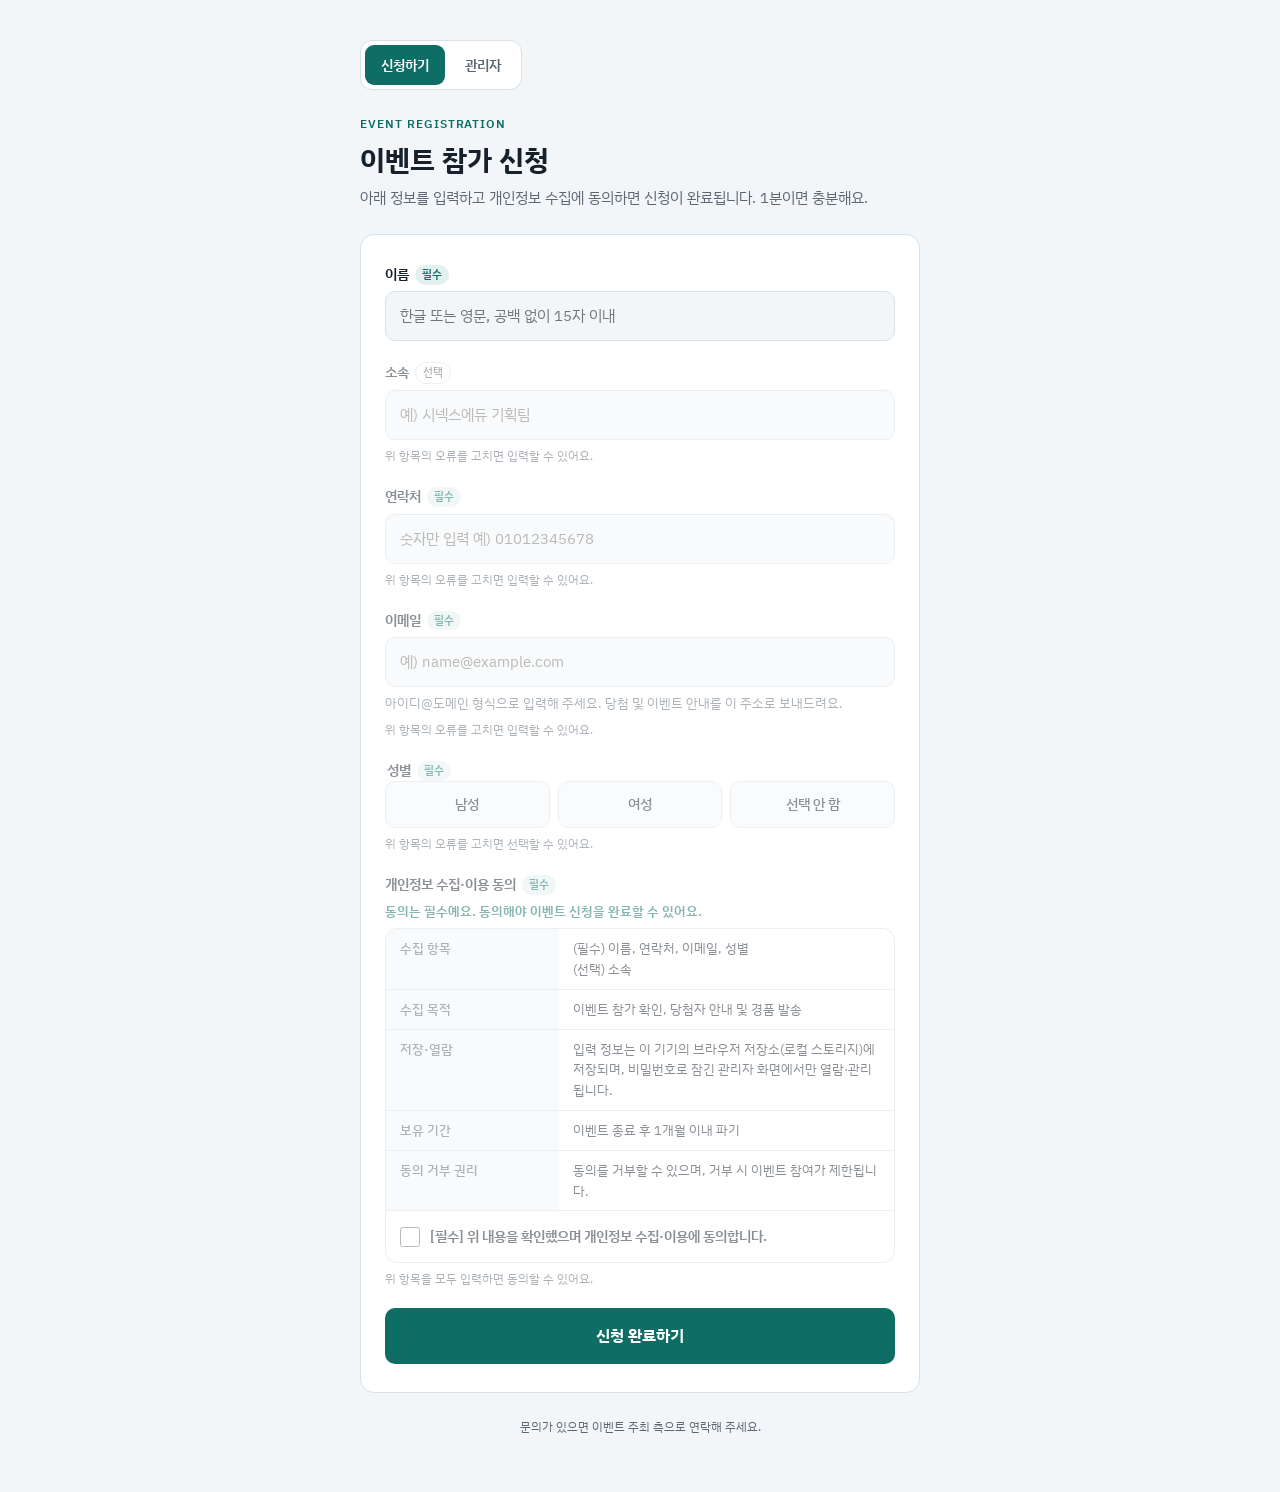
<file: public/assets/aistudio/20261106_____________________v10_Claude_64fcc0b2.html>
<!doctype html><html lang="ko"><head><meta charset="utf-8"><meta name="viewport" content="width=device-width,initial-scale=1,viewport-fit=cover"><style>html{color-scheme:light}:root{padding-top:env(safe-area-inset-top,0px);padding-bottom:env(safe-area-inset-bottom,0px)}body{margin:0;font:14px system-ui,sans-serif}img{max-width:100%}[hidden]{display:none!important}</style></head><body><title>이벤트 참가 신청</title>
<meta name="claude:viewport-fit-sides" content="cover">
<link rel="preconnect" href="https://fonts.googleapis.com">
<link rel="stylesheet" href="https://fonts.googleapis.com/css2?family=IBM+Plex+Sans+KR:wght@400;500;600;700&display=swap">
<style>
/* Layout: 상단 탭(신청하기 / 관리자) — 신청 탭은 좁은 한 장 폼, 관리자 탭은 비밀번호 잠금 뒤 넓은 관리 표 */
:root{
  --bg:#F3F6F8; --surface:#FFFFFF; --fg:#16212B; --muted:#5B6873; --line:#D9E1E7;
  --accent:#0E6E66; --accent-ink:#FFFFFF; --accent-soft:#E2F1EF; --error:#B3261E; --ok:#1F7A3A;
  --font:"IBM Plex Sans KR",-apple-system,"Apple SD Gothic Neo","Malgun Gothic",sans-serif;
}
@media (prefers-color-scheme:dark){:root:not([data-theme="light"]){
  --bg:#0F161B; --surface:#172129; --fg:#E6EDF2; --muted:#9AA8B3; --line:#2A3740;
  --accent:#4FC2B6; --accent-ink:#06201D; --accent-soft:#16332F; --error:#F2B8B5; --ok:#7FD39A; color-scheme:dark}}
:root[data-theme="dark"]{
  --bg:#0F161B; --surface:#172129; --fg:#E6EDF2; --muted:#9AA8B3; --line:#2A3740;
  --accent:#4FC2B6; --accent-ink:#06201D; --accent-soft:#16332F; --error:#F2B8B5; --ok:#7FD39A; color-scheme:dark}
*{box-sizing:border-box}
[hidden]{display:none!important}
body{background:var(--bg);color:var(--fg);font-family:var(--font);font-size:15px;line-height:1.6;
  padding-left:max(16px,env(safe-area-inset-left,0px));padding-right:max(16px,env(safe-area-inset-right,0px));padding-block:40px 56px}
.wrap{max-width:560px;margin:0 auto;display:grid;gap:24px}
header{display:grid;gap:8px}
.eyebrow{font-size:12px;font-weight:600;letter-spacing:.08em;color:var(--accent);text-transform:uppercase}
h1{font-size:28px;line-height:1.3;margin:0;font-weight:700;text-wrap:balance}
.lead{margin:0;color:var(--muted)}
.card{background:var(--surface);border:1px solid var(--line);border-radius:14px;padding:28px 24px;display:grid;gap:20px}
.field{display:grid;gap:6px}
label,.legend{font-weight:600;font-size:14px}
.req{color:var(--accent);margin-left:2px}
input[type=text],input[type=tel],input[type=email]{width:100%;font:inherit;color:var(--fg);background:var(--bg);
  border:1px solid var(--line);border-radius:10px;padding:12px 14px}
input:focus-visible,button:focus-visible,.seg input:focus-visible+span{outline:2px solid var(--accent);outline-offset:2px}
.hint{font-size:13px;color:var(--muted);margin:0}
.err{font-size:13px;color:var(--error);margin:0}
.field.invalid input{border-color:var(--error)}
fieldset{border:0;padding:0;margin:0;display:grid;gap:6px}
.seg{display:grid;grid-template-columns:repeat(3,1fr);gap:8px}
.seg label{font-weight:500;position:relative}
.seg input{position:absolute;opacity:0;inset:0}
.seg span{display:block;text-align:center;padding:11px 8px;border:1px solid var(--line);border-radius:10px;background:var(--bg);cursor:pointer}
.seg input:checked+span{background:var(--accent-soft);border-color:var(--accent);color:var(--accent);font-weight:600}
.consent{border:1px solid var(--line);border-radius:12px;overflow:hidden}
.consent table{width:100%;border-collapse:collapse;font-size:13px}
.consent th,.consent td{text-align:left;padding:9px 14px;border-bottom:1px solid var(--line);vertical-align:top}
.consent th{width:34%;color:var(--muted);font-weight:500;background:var(--bg)}
.agree{display:flex;gap:10px;align-items:flex-start;padding:14px;font-weight:600;cursor:pointer}
.agree input{width:20px;height:20px;margin:2px 0 0;accent-color:var(--accent);flex:none}
.consent.invalid{border-color:var(--error)}
button{font:inherit;cursor:pointer;border:0;border-radius:10px}
.primary{background:var(--accent);color:var(--accent-ink);font-weight:700;font-size:16px;padding:15px}
.primary:disabled{opacity:.55;cursor:default}
.notice{border-radius:10px;padding:12px 14px;font-size:14px;margin:0}
.notice.ok{background:var(--accent-soft);color:var(--fg)}
.notice.bad{border:1px solid var(--error);color:var(--error)}
.done{text-align:center;display:grid;gap:10px;justify-items:center}
.done .mark{width:52px;height:52px;border-radius:50%;background:var(--accent-soft);color:var(--accent);display:grid;place-items:center;font-size:26px;font-weight:700}
.done h2{margin:0;font-size:22px}
.ghost{background:transparent;color:var(--accent);font-weight:600;padding:8px 12px;border:1px solid var(--line)}
.admin h2{margin:0;font-size:18px}
.tbl{overflow-x:auto}
.tbl table{width:100%;border-collapse:collapse;font-size:13px;font-variant-numeric:tabular-nums;white-space:nowrap}
.tbl th,.tbl td{padding:8px 10px;border-bottom:1px solid var(--line);text-align:left}
.tbl th{color:var(--muted);font-weight:500}
.foot{font-size:12px;color:var(--muted);text-align:center;margin:0}
.tag{display:inline-block;font-size:11px;font-weight:600;padding:1px 7px;border-radius:999px;margin-left:6px;vertical-align:1px}
.tag.must{background:var(--accent-soft);color:var(--accent)}
.tag.opt{border:1px solid var(--line);color:var(--muted);font-weight:500}
.field.locked{opacity:.5}
.field.locked .seg span,.field.locked .agree{cursor:not-allowed}
.locked-hint{font-size:12px;color:var(--muted);margin:0}
.wrap.wide{max-width:1040px}
.tabs{display:flex;gap:4px;padding:4px;background:var(--surface);border:1px solid var(--line);border-radius:12px;width:max-content;max-width:100%}
.tabs a{display:flex;align-items:center;gap:6px;padding:9px 16px;border-radius:9px;color:var(--muted);font-weight:600;font-size:14px;text-decoration:none}
.tabs a[aria-current="page"]{background:var(--accent);color:var(--accent-ink)}
.tabs a:focus-visible{outline:2px solid var(--accent);outline-offset:2px}
.lock{max-width:420px;width:100%;margin:0 auto}
.lock h2,.admin-head h2{margin:0;font-size:20px}
.lock input[type=password]{width:100%;font:inherit;color:var(--fg);background:var(--bg);border:1px solid var(--line);border-radius:10px;padding:12px 14px}
.lock .field.invalid input{border-color:var(--error)}
.admin-head{display:flex;gap:12px;justify-content:space-between;align-items:flex-end;flex-wrap:wrap}
.admin-head>div{display:grid;gap:4px;min-width:0}
.row-actions{display:flex;gap:8px;flex-wrap:wrap}
.stats{display:grid;grid-template-columns:repeat(auto-fit,minmax(110px,1fr));gap:10px}
.stat{border:1px solid var(--line);border-radius:10px;padding:10px 14px;display:grid;gap:2px;background:var(--bg)}
.stat b{font-size:22px;font-variant-numeric:tabular-nums}
.stat span{font-size:12px;color:var(--muted)}
.filters{display:flex;gap:8px;flex-wrap:wrap}
.filters input,.filters select,.tbl select,.tbl input{font:inherit;font-size:13px;color:var(--fg);background:var(--bg);border:1px solid var(--line);border-radius:8px;padding:8px 10px}
.filters input{flex:1 1 220px;min-width:0}
.tbl td{vertical-align:middle}
.tbl input.memo{width:180px;padding:6px 8px}
.tbl select{padding:6px 8px;font-weight:600}
.st-확인{color:var(--accent)}
.st-당첨{background:var(--accent-soft)!important;color:var(--accent);border-color:var(--accent)!important}
.st-취소{color:var(--error)}
.del{background:transparent;color:var(--error);font-size:13px;font-weight:600;padding:6px 10px;border:1px solid var(--line);border-radius:8px}
.del.armed{background:var(--error);color:var(--surface);border-color:var(--error)}
.small{font-size:13px;padding:7px 12px}
.consent-must{font-size:13px;color:var(--accent);font-weight:600;margin:0}
@media (max-width:420px){h1{font-size:24px}.card{padding:22px 16px}}
</style>

<div class="wrap" id="wrap">
  <nav class="tabs" aria-label="화면 전환">
    <a href="#apply" id="tab-apply" aria-current="page">신청하기</a>
    <a href="#admin" id="tab-admin">관리자</a>
  </nav>

  <div id="view-apply">
  <div class="wrap">
  <header>
    <div class="eyebrow">Event Registration</div>
    <h1>이벤트 참가 신청</h1>
    <p class="lead">아래 정보를 입력하고 개인정보 수집에 동의하면 신청이 완료됩니다. 1분이면 충분해요.</p>
  </header>

  <form class="card" id="form" novalidate>
    <div class="field" id="f-name">
      <label for="name">이름<span class="tag must">필수</span></label>
      <input type="text" id="name" autocomplete="name" placeholder="한글 또는 영문, 공백 없이 15자 이내" maxlength="15">
      <p class="err" hidden></p>
    </div>
    <div class="field" id="f-org">
      <label for="org">소속<span class="tag opt">선택</span></label>
      <input type="text" id="org" autocomplete="organization" placeholder="예) 시넥스에듀 기획팀" maxlength="30">
      <p class="locked-hint" hidden>위 항목의 오류를 고치면 입력할 수 있어요.</p>
      <p class="err" hidden></p>
    </div>
    <div class="field" id="f-phone">
      <label for="phone">연락처<span class="tag must">필수</span></label>
      <input type="tel" id="phone" autocomplete="tel" inputmode="numeric" placeholder="숫자만 입력 예) 01012345678" maxlength="11">
      <p class="locked-hint" hidden>위 항목의 오류를 고치면 입력할 수 있어요.</p>
      <p class="err" hidden></p>
    </div>
    <div class="field" id="f-email">
      <label for="email">이메일<span class="tag must">필수</span></label>
      <input type="email" id="email" autocomplete="email" placeholder="예) name@example.com" maxlength="80">
      <p class="hint">아이디@도메인 형식으로 입력해 주세요. 당첨 및 이벤트 안내를 이 주소로 보내드려요.</p>
      <p class="locked-hint" hidden>위 항목의 오류를 고치면 입력할 수 있어요.</p>
      <p class="err" hidden></p>
    </div>
    <fieldset class="field" id="f-gender">
      <legend class="legend">성별<span class="tag must">필수</span></legend>
      <div class="seg">
        <label><input type="radio" name="gender" id="g-m" value="남성"><span>남성</span></label>
        <label><input type="radio" name="gender" id="g-f" value="여성"><span>여성</span></label>
        <label><input type="radio" name="gender" id="g-n" value="선택 안 함"><span>선택 안 함</span></label>
      </div>
      <p class="locked-hint" hidden>위 항목의 오류를 고치면 선택할 수 있어요.</p>
      <p class="err" hidden></p>
    </fieldset>

    <div class="field" id="f-agree">
      <span class="legend">개인정보 수집·이용 동의<span class="tag must">필수</span></span>
      <p class="consent-must">동의는 필수예요. 동의해야 이벤트 신청을 완료할 수 있어요.</p>
      <div class="consent" id="f-consent">
        <table>
          <tr><th>수집 항목</th><td>(필수) 이름, 연락처, 이메일, 성별<br>(선택) 소속</td></tr>
          <tr><th>수집 목적</th><td>이벤트 참가 확인, 당첨자 안내 및 경품 발송</td></tr>
          <tr><th>저장·열람</th><td>입력 정보는 이 기기의 브라우저 저장소(로컬 스토리지)에 저장되며, 비밀번호로 잠긴 관리자 화면에서만 열람·관리됩니다.</td></tr>
          <tr><th>보유 기간</th><td>이벤트 종료 후 1개월 이내 파기</td></tr>
          <tr><th>동의 거부 권리</th><td>동의를 거부할 수 있으며, 거부 시 이벤트 참여가 제한됩니다.</td></tr>
        </table>
        <label class="agree"><input type="checkbox" id="consent"> [필수] 위 내용을 확인했으며 개인정보 수집·이용에 동의합니다.</label>
      </div>
      <p class="locked-hint" hidden>위 항목을 모두 입력하면 동의할 수 있어요.</p>
      <p class="err" hidden></p>
    </div>

    <p class="notice bad" id="save-err" hidden></p>
    <button type="submit" class="primary" id="submit">신청 완료하기</button>
  </form>

  <section class="card done" id="done" hidden>
    <div class="mark" aria-hidden="true">✓</div>
    <h2>신청이 완료되었어요</h2>
    <p class="lead" id="done-text">입력하신 이메일로 이벤트 소식을 안내해 드릴게요.</p>
    <button type="button" class="ghost" id="edit">새 신청서 작성하기</button>
  </section>
  <p class="foot">문의가 있으면 이벤트 주최 측으로 연락해 주세요.</p>
  </div>
  </div>

  <div id="view-admin" hidden>
    <!-- 비밀번호 입력 -->
    <form class="card lock" id="login" novalidate hidden>
      <div style="display:grid;gap:6px">
        <div class="eyebrow">Admin</div>
        <h2>관리자 전용 화면</h2>
        <p class="hint">신청자 명단을 보려면 관리자 비밀번호를 입력해 주세요.</p>
      </div>
      <div class="field" id="f-pw">
        <label for="pw">비밀번호</label>
        <input type="password" id="pw" autocomplete="current-password" maxlength="40">
        <p class="err" id="login-err" hidden></p>
      </div>
      <button type="submit" class="primary">관리자 화면 들어가기</button>
    </form>

    <!-- 관리자 화면 -->
    <section class="card" id="dash" hidden>
      <div class="admin-head">
        <div>
          <div class="eyebrow">Admin</div>
          <h2>신청자 관리 <span class="hint" id="a-count"></span></h2>
          <p class="hint">이 기기·이 브라우저에 저장된 신청 내역이에요. 개인정보 보호를 위해 이름·연락처·이메일은 일부를 가려서 보여 드려요. 상태와 메모는 고치는 즉시 저장돼요.</p>
        </div>
        <div class="row-actions">
          <button type="button" class="ghost small" id="csv">CSV 다운로드</button>
          <button type="button" class="ghost small" id="logout">로그아웃</button>
        </div>
      </div>

      <p class="notice ok" id="csv-ok" hidden></p>
      <p class="notice bad" id="csv-err" hidden></p>

      <div class="stats" id="stats"></div>

      <div class="filters">
        <input type="search" id="q" placeholder="이름, 소속, 연락처, 이메일로 찾기" aria-label="신청자 검색">
        <select id="f-status" aria-label="상태로 거르기">
          <option value="">전체 상태</option>
          <option>접수</option><option>확인</option><option>당첨</option><option>취소</option>
        </select>
      </div>

      <div class="tbl"><table>
        <thead><tr><th>신청일시</th><th>이름</th><th>소속</th><th>연락처</th><th>이메일</th><th>성별</th><th>상태</th><th>메모</th><th></th></tr></thead>
        <tbody id="a-rows"></tbody>
      </table></div>
    </section>
  </div>
</div>

<script>
(function(){
  const $ = id => document.getElementById(id);
  const touched = {};

  /* ---------- 입력 단계에서 막기 ---------- */
  const NAME_OK = /[가-힣ㄱ-ㅎㅏ-ㅣa-zA-Z]/;
  const ORG_OK = /[가-힣ㄱ-ㅎㅏ-ㅣa-zA-Z0-9 ]/;
  const blocked = {}; // 마지막으로 막힌 입력 안내

  function sanitize(el, okRe, max, key, describe){
    let removed = "";
    let v = Array.from(el.value).filter(ch => { if (okRe.test(ch)) return true; removed += ch; return false; }).join("");
    let over = false;
    if (Array.from(v).length > max){ v = Array.from(v).slice(0, max).join(""); over = true; }
    if (v !== el.value) el.value = v;
    blocked[key] = removed ? describe(removed) : (over ? max + "자까지만 입력할 수 있어요." : "");
  }

  function nameBlocked(r){
    if (/\d/.test(r)) return "이름에는 숫자를 입력할 수 없어요.";
    if (/\s/.test(r)) return "이름에는 공백을 입력할 수 없어요.";
    return "이름은 한글 또는 영문만 입력할 수 있어요.";
  }
  function orgBlocked(){ return "소속은 한글, 영문, 숫자, 공백만 입력할 수 있어요."; }
  function phoneBlocked(r){
    if (/\s/.test(r)) return "연락처에는 공백을 입력할 수 없어요. 숫자만 입력해 주세요.";
    return "연락처에는 기호(-, + 등)를 입력할 수 없어요. 숫자만 입력해 주세요.";
  }

  function bindFilter(id, okRe, max, describe){
    const el = $(id);
    const run = () => { sanitize(el, okRe, max, id, describe); touched[id] = true; refresh(); };
    // 한글 조합 중에는 값을 건드리지 않고, 조합이 끝나면 한 번 정리
    el.addEventListener("input", e => { if (e.isComposing) { touched[id] = true; refresh(); return; } run(); });
    el.addEventListener("compositionend", () => setTimeout(run, 0));
    el.addEventListener("blur", () => { blocked[id] = ""; touched[id] = true; refresh(); });
  }
  bindFilter("name", NAME_OK, 15, nameBlocked);
  bindFilter("org", ORG_OK, 30, orgBlocked);
  bindFilter("phone", /\d/, 11, phoneBlocked);
  ["input","blur"].forEach(ev => $("email").addEventListener(ev, () => { if (ev === "blur" || $("email").value) touched.email = true; refresh(); }));
  document.querySelectorAll('input[name="gender"]').forEach(r => r.addEventListener("change", () => { touched.gender = true; refresh(); }));
  $("consent").addEventListener("change", () => { touched.consent = true; refresh(); });

  /* ---------- 항목별 검사 (빈 문자열 = 통과) ---------- */
  const checks = {
    name(){
      const v = $("name").value;
      if (!v) return "이름을 입력해 주세요.";
      if (/[ㄱ-ㅎㅏ-ㅣ]/.test(v)) return "한글 이름을 완성된 글자로 입력해 주세요.";
      if (!/^[가-힣a-zA-Z]{1,15}$/.test(v)) return "이름은 공백 없이 한글 또는 영문 15자 이내로 입력해 주세요.";
      return "";
    },
    org(){
      const v = $("org").value;
      if (!v) return "";
      if (/[ㄱ-ㅎㅏ-ㅣ]/.test(v)) return "소속을 완성된 글자로 입력해 주세요.";
      if (!v.trim()) return "공백만으로는 입력할 수 없어요. 소속이 없으면 비워 두세요.";
      return "";
    },
    phone(){
      const v = $("phone").value;
      if (!v) return "연락처를 입력해 주세요.";
      if (!/^01[016789]/.test(v)) return "휴대폰 번호는 010, 011, 016, 017, 018, 019로 시작해야 해요.";
      if (v.length > 3 && v[3] === "0") return "010 다음 자리는 0으로 시작할 수 없어요. 예) 01012345678";
      if (!/^01[016789][1-9]\d{6,7}$/.test(v)) return "휴대폰 번호를 끝까지 입력해 주세요. 예) 01012345678";
      return "";
    },
    email(){
      const v = $("email").value.trim();
      if (!v) return "이메일을 입력해 주세요.";
      if (!/^[A-Za-z0-9._%+-]+@[A-Za-z0-9-]+(\.[A-Za-z0-9-]+)*\.[A-Za-z]{2,}$/.test(v)) return "이메일 형식이 아니에요. 예) name@example.com";
      return "";
    },
    gender(){ return document.querySelector('input[name="gender"]:checked') ? "" : "성별을 선택해 주세요."; },
    consent(){ return $("consent").checked ? "" : "개인정보 수집·이용 동의는 필수예요. 동의해야 신청할 수 있어요."; }
  };
  const order = [["name","f-name"],["org","f-org"],["phone","f-phone"],["email","f-email"],["gender","f-gender"],["consent","f-agree"]];

  /* 앞 항목 중 오류가 있는 첫 번째 항목 (없으면 null) */
  function firstBadBefore(idx){
    for (let i = 0; i < idx; i++){ if (checks[order[i][0]]()) return i; }
    return null;
  }

  /* 앞 항목에 오류가 있으면 다음 항목은 잠금 표시 (입력 시도 시 오류 항목으로 이동) */
  function refresh(forceAll){
    let open = true;
    order.forEach(([key, boxId]) => {
      const box = $(boxId);
      const msg = checks[key]();
      box.classList.toggle("locked", !open);
      const lh = box.querySelector(".locked-hint"); if (lh) lh.hidden = open;
      const note = blocked[key] || "";
      const show = open && (note || (msg && (touched[key] || forceAll)));
      const text = note || msg;
      box.classList.toggle("invalid", !!show);
      if (key === "consent") $("f-consent").classList.toggle("invalid", !!show);
      const e = box.querySelector(".err"); e.textContent = show ? text : ""; e.hidden = !show;
      if (msg) open = false;
    });
  }

  function guard(idx){
    const bad = firstBadBefore(idx);
    if (bad === null) return false;
    touched[order[bad][0]] = true; refresh();
    const target = $(order[bad][1]).querySelector("input");
    if (target) target.focus();
    return true;
  }
  order.forEach(([key, boxId], idx) => {
    const box = $(boxId);
    // 체크박스·라디오: 잠긴 상태면 선택되지 않게 막기
    box.addEventListener("click", e => {
      if (e.target.tagName === "INPUT" && (e.target.type === "checkbox" || e.target.type === "radio") && guard(idx)) e.preventDefault();
    });
    // 입력칸: 잠긴 상태로 들어오면 오류 항목으로 돌려보내기 (한글 조합이 끝난 뒤 판단)
    box.addEventListener("focusin", e => {
      if (e.target.type === "checkbox" || e.target.type === "radio") return;
      setTimeout(() => { if (document.activeElement === e.target) guard(idx); }, 0);
    });
  });

  function collect(){
    return {
      name: $("name").value, org: $("org").value.trim(), phone: $("phone").value,
      email: $("email").value.trim(), gender: document.querySelector('input[name="gender"]:checked').value, consent: true
    };
  }

  function showDone(data){
    $("form").hidden = true; $("done").hidden = false;
    $("done-text").textContent = data.name + "님, 신청해 주셔서 감사합니다. " + data.email + " 로 이벤트 소식을 안내해 드릴게요.";
  }

  function fill(d){
    $("name").value = d.name || ""; $("org").value = d.org || "";
    $("phone").value = String(d.phone || "").replace(/\D/g, ""); $("email").value = d.email || "";
    document.querySelectorAll('input[name="gender"]').forEach(r => r.checked = r.value === d.gender);
    $("consent").checked = !!d.consent;
    refresh();
  }

  $("edit").addEventListener("click", () => {
    $("form").reset(); Object.keys(touched).forEach(k => delete touched[k]); Object.keys(blocked).forEach(k => blocked[k] = "");
    refresh(); $("done").hidden = true; $("form").hidden = false; $("name").focus();
  });

  $("form").addEventListener("submit", async e => {
    e.preventDefault();
    $("save-err").hidden = true;
    Object.keys(blocked).forEach(k => blocked[k] = "");
    refresh(true);
    const firstBad = order.find(([k]) => checks[k]());
    if (firstBad){ const i = $(firstBad[1]).querySelector("input"); if (i) i.focus(); return; }
    const data = collect();
    const now = new Date().toISOString();
    const record = { id: Date.now().toString(36) + Math.random().toString(36).slice(2, 6), ...data, consentAt: now, submittedAt: now };
    if (saveLocal(record)) { showDone(data); }
    else {
      $("save-err").textContent = "이 브라우저에서는 저장할 수 없어요. 시크릿 창이 아닌 일반 창에서 다시 열어 주세요.";
      $("save-err").hidden = false;
    }
  });

  /* ---------- 로컬 스토리지 (신청 내역) ---------- */
  const LS_KEY = "event-signup:list";
  const SESSION_KEY = "event-signup:admin-session";
  const STATUSES = ["접수","확인","당첨","취소"];

  function fmt(iso){
    const d = new Date(iso); if (isNaN(d)) return "";
    const p = n => String(n).padStart(2,"0");
    return d.getFullYear()+"."+p(d.getMonth()+1)+"."+p(d.getDate())+" "+p(d.getHours())+":"+p(d.getMinutes());
  }
  /* 화면 표시용 가림 처리 (저장된 원본은 그대로) */
  function maskName(n){
    const c = Array.from(String(n||""));
    if (c.length <= 1) return c.join("");
    if (c.length === 2) return c[0] + "*";
    return c[0] + "*".repeat(c.length - 2) + c[c.length-1];
  }
  function maskPhone(p){
    const d = String(p||"").replace(/\D/g,"");
    if (d.length < 8) return "";
    return d.slice(0,3) + "-****-" + d.slice(-4);
  }
  function maskEmail(e){
    const [id, dom] = String(e||"").split("@");
    if (!dom) return "";
    return id.slice(0, Math.min(2, id.length)) + "***@" + dom;
  }
  function fmtPhone(p){
    const d = String(p||"").replace(/\D/g,"");
    if (d.length === 11) return d.slice(0,3)+"-"+d.slice(3,7)+"-"+d.slice(7);
    if (d.length === 10) return d.slice(0,3)+"-"+d.slice(3,6)+"-"+d.slice(6);
    return d;
  }
  function loadLocal(){
    try { const v = JSON.parse(localStorage.getItem(LS_KEY) || "[]"); return Array.isArray(v) ? v : []; }
    catch(e){ return []; }
  }
  function writeLocal(list){
    try { localStorage.setItem(LS_KEY, JSON.stringify(list)); return true; } catch(e){ return false; }
  }
  function saveLocal(rec){
    const list = loadLocal();
    // 같은 연락처로 다시 신청하면 새 내용으로 바꾸고, 관리자가 정한 상태·메모는 유지
    const i = list.findIndex(x => x.phone === rec.phone);
    if (i >= 0) list[i] = { ...rec, id: list[i].id || rec.id, status: list[i].status || "접수", memo: list[i].memo || "" };
    else list.push({ ...rec, status: "접수", memo: "" });
    const ok = writeLocal(list);
    if (ok) renderAdmin();
    return ok;
  }

  /* ---------- 탭 전환 (#apply / #admin) ---------- */
  function route(){
    const admin = location.hash === "#admin";
    $("view-apply").hidden = admin; $("view-admin").hidden = !admin;
    $("wrap").classList.toggle("wide", admin);
    $("tab-apply").toggleAttribute("aria-current", !admin); if (!admin) $("tab-apply").setAttribute("aria-current","page");
    $("tab-admin").toggleAttribute("aria-current", admin); if (admin) $("tab-admin").setAttribute("aria-current","page");
    document.title = admin ? "관리자 · 이벤트 참가 신청" : "이벤트 참가 신청";
    if (admin) showAdmin();
  }
  window.addEventListener("hashchange", route);

  /* ---------- 관리자 비밀번호 (고정, 해시값만 저장) ---------- */
  const ADMIN_SALT = "evt-2026-admin";
  const ADMIN_HASH = "5ba55b952d20a06c4273b86fce4b4fdb59aa0dab907078c3e4ebc555c650f820";
  // SHA-256 (브라우저 암호화 기능이 없는 환경에서도 같은 결과가 나오도록 직접 계산)
  function sha256(str){
    const K = [0x428a2f98,0x71374491,0xb5c0fbcf,0xe9b5dba5,0x3956c25b,0x59f111f1,0x923f82a4,0xab1c5ed5,0xd807aa98,0x12835b01,0x243185be,0x550c7dc3,0x72be5d74,0x80deb1fe,0x9bdc06a7,0xc19bf174,0xe49b69c1,0xefbe4786,0x0fc19dc6,0x240ca1cc,0x2de92c6f,0x4a7484aa,0x5cb0a9dc,0x76f988da,0x983e5152,0xa831c66d,0xb00327c8,0xbf597fc7,0xc6e00bf3,0xd5a79147,0x06ca6351,0x14292967,0x27b70a85,0x2e1b2138,0x4d2c6dfc,0x53380d13,0x650a7354,0x766a0abb,0x81c2c92e,0x92722c85,0xa2bfe8a1,0xa81a664b,0xc24b8b70,0xc76c51a3,0xd192e819,0xd6990624,0xf40e3585,0x106aa070,0x19a4c116,0x1e376c08,0x2748774c,0x34b0bcb5,0x391c0cb3,0x4ed8aa4a,0x5b9cca4f,0x682e6ff3,0x748f82ee,0x78a5636f,0x84c87814,0x8cc70208,0x90befffa,0xa4506ceb,0xbef9a3f7,0xc67178f2];
    const bytes = Array.from(new TextEncoder().encode(str));
    const bitLen = bytes.length * 8;
    bytes.push(0x80); while (bytes.length % 64 !== 56) bytes.push(0);
    for (let i = 7; i >= 0; i--) bytes.push(i >= 4 ? 0 : (bitLen >>> (i * 8)) & 0xff);
    let h = [0x6a09e667,0xbb67ae85,0x3c6ef372,0xa54ff53a,0x510e527f,0x9b05688c,0x1f83d9ab,0x5be0cd19];
    const r = (x, n) => (x >>> n) | (x << (32 - n));
    for (let off = 0; off < bytes.length; off += 64){
      const w = new Array(64);
      for (let i = 0; i < 16; i++) w[i] = (bytes[off+i*4]<<24)|(bytes[off+i*4+1]<<16)|(bytes[off+i*4+2]<<8)|bytes[off+i*4+3];
      for (let i = 16; i < 64; i++){
        const s0 = r(w[i-15],7) ^ r(w[i-15],18) ^ (w[i-15]>>>3), s1 = r(w[i-2],17) ^ r(w[i-2],19) ^ (w[i-2]>>>10);
        w[i] = (w[i-16] + s0 + w[i-7] + s1) | 0;
      }
      let [a,b,c,d,e,f,g,hh] = h;
      for (let i = 0; i < 64; i++){
        const t1 = (hh + (r(e,6) ^ r(e,11) ^ r(e,25)) + ((e & f) ^ (~e & g)) + K[i] + w[i]) | 0;
        const t2 = ((r(a,2) ^ r(a,13) ^ r(a,22)) + ((a & b) ^ (a & c) ^ (b & c))) | 0;
        hh = g; g = f; f = e; e = (d + t1) | 0; d = c; c = b; b = a; a = (t1 + t2) | 0;
      }
      h = h.map((v, i) => (v + [a,b,c,d,e,f,g,hh][i]) | 0);
    }
    return h.map(v => (v >>> 0).toString(16).padStart(8, "0")).join("");
  }
  function checkPw(pw){ return sha256(ADMIN_SALT + ":" + pw) === ADMIN_HASH; }
  let unlockedMem = false;
  function isUnlocked(){ try { return sessionStorage.getItem(SESSION_KEY) === "1"; } catch(e){ return unlockedMem; } }
  function setUnlocked(v){ unlockedMem = v; try { v ? sessionStorage.setItem(SESSION_KEY,"1") : sessionStorage.removeItem(SESSION_KEY); } catch(e){} }

  function showErr(id, text){ const e = $(id); e.textContent = text; e.hidden = !text; }

  function showAdmin(){
    const open = isUnlocked();
    $("login").hidden = open; $("dash").hidden = !open;
    if (open) renderAdmin();
    else setTimeout(() => $("pw").focus(), 0);
  }

  let fails = 0, waitUntil = 0;
  $("login").addEventListener("submit", e => {
    e.preventDefault();
    if (Date.now() < waitUntil) return showErr("login-err", "여러 번 틀려서 잠시 잠갔어요. " + Math.ceil((waitUntil - Date.now())/1000) + "초 뒤에 다시 시도해 주세요.");
    const pw = $("pw").value;
    if (!pw) { $("f-pw").classList.add("invalid"); return showErr("login-err", "비밀번호를 입력해 주세요."); }
    if (checkPw(pw)){
      fails = 0; $("pw").value = ""; $("f-pw").classList.remove("invalid"); showErr("login-err", "");
      setUnlocked(true); showAdmin();
    } else {
      fails++; $("f-pw").classList.add("invalid"); $("pw").select();
      if (fails >= 5){ waitUntil = Date.now() + 30000; fails = 0; return showErr("login-err", "5번 틀렸어요. 30초 뒤에 다시 시도해 주세요."); }
      showErr("login-err", "비밀번호가 맞지 않아요. 다시 입력해 주세요. (" + fails + "/5)");
    }
  });

  $("logout").addEventListener("click", () => { setUnlocked(false); showAdmin(); });

  /* ---------- 관리자 화면: 명단·상태·메모·삭제 ---------- */
  function updateRecord(id, patch){
    const list = loadLocal(); const i = list.findIndex(x => x.id === id);
    if (i < 0) return; list[i] = { ...list[i], ...patch }; writeLocal(list);
  }
  function removeRecord(id){ writeLocal(loadLocal().filter(x => x.id !== id)); renderAdmin(); }

  function renderAdmin(){
    if ($("dash").hidden) return;
    const all = loadLocal().map(r => ({ status: "접수", memo: "", ...r }))
      .sort((a,b) => String(b.submittedAt).localeCompare(String(a.submittedAt)));
    $("a-count").textContent = "· 전체 " + all.length + "명";

    const stats = $("stats"); stats.textContent = "";
    [["전체", all.length]].concat(STATUSES.map(s => [s, all.filter(r => r.status === s).length])).forEach(([k,v]) => {
      const d = document.createElement("div"); d.className = "stat";
      const b = document.createElement("b"); b.textContent = v; const sp = document.createElement("span"); sp.textContent = k;
      d.append(b, sp); stats.append(d);
    });

    const q = $("q").value.trim().toLowerCase(), fs = $("f-status").value;
    const list = all.filter(r => (!fs || r.status === fs) &&
      (!q || [r.name, r.org, r.phone, fmtPhone(r.phone), r.email].some(v => String(v||"").toLowerCase().includes(q))));

    const tb = $("a-rows"); tb.textContent = "";
    if (!list.length){
      const tr = document.createElement("tr"), td = document.createElement("td");
      td.colSpan = 9; td.className = "hint";
      td.textContent = all.length ? "조건에 맞는 신청자가 없어요. 검색어나 상태를 바꿔 보세요." : "아직 신청 내역이 없어요. '신청하기' 탭에서 신청이 들어오면 여기에 바로 추가돼요.";
      tr.append(td); tb.append(tr); return;
    }
    for (const r of list){
      const tr = document.createElement("tr");
      [fmt(r.submittedAt), maskName(r.name), r.org || "-", maskPhone(r.phone), maskEmail(r.email), r.gender].forEach(v => {
        const td = document.createElement("td"); td.textContent = v || ""; tr.append(td);
      });
      // 상태
      const tdS = document.createElement("td"); const sel = document.createElement("select");
      sel.setAttribute("aria-label", maskName(r.name) + " 상태");
      STATUSES.forEach(s => { const o = document.createElement("option"); o.textContent = s; if (s === r.status) o.selected = true; sel.append(o); });
      sel.className = "st-" + r.status;
      sel.addEventListener("change", () => { updateRecord(r.id, { status: sel.value }); renderAdmin(); });
      tdS.append(sel); tr.append(tdS);
      // 메모
      const tdM = document.createElement("td"); const memo = document.createElement("input");
      memo.className = "memo"; memo.maxLength = 100; memo.value = r.memo || ""; memo.placeholder = "메모 입력";
      memo.setAttribute("aria-label", maskName(r.name) + " 메모");
      memo.addEventListener("change", () => updateRecord(r.id, { memo: memo.value.trim() }));
      tdM.append(memo); tr.append(tdM);
      // 삭제 (두 번 눌러 확인)
      const tdD = document.createElement("td"); const del = document.createElement("button");
      del.type = "button"; del.className = "del"; del.textContent = "삭제";
      let t = null;
      del.addEventListener("click", () => {
        if (!del.classList.contains("armed")){
          del.classList.add("armed"); del.textContent = "한 번 더 누르면 삭제";
          t = setTimeout(() => { del.classList.remove("armed"); del.textContent = "삭제"; }, 4000);
          return;
        }
        clearTimeout(t); removeRecord(r.id);
      });
      tdD.append(del); tr.append(tdD);
      tb.append(tr);
    }
  }

  /* ---------- 전체 신청자 CSV 다운로드 (원본 그대로) ---------- */
  function csvCell(v){
    let t = String(v == null ? "" : v);
    if (/^[=+\-@]/.test(t)) t = "'" + t;           // 엑셀 수식으로 실행되는 것 방지
    return /[",\r\n]/.test(t) ? '"' + t.replace(/"/g, '""') + '"' : t;
  }
  function buildCsv(){
    const head = ["신청일시","이름","소속","연락처","이메일","성별","개인정보 동의","동의일시","상태","메모"];
    const rows = loadLocal().slice().sort((a,b) => String(a.submittedAt).localeCompare(String(b.submittedAt)))
      .map(r => [fmt(r.submittedAt), r.name, r.org || "", fmtPhone(r.phone), r.email, r.gender,
                 r.consent ? "동의" : "미동의", fmt(r.consentAt), r.status || "접수", r.memo || ""]);
    return "\uFEFF" + [head].concat(rows).map(row => row.map(csvCell).join(",")).join("\r\n");
  }
  function csvName(){
    const d = new Date(), p = n => String(n).padStart(2,"0");
    return d.getFullYear() + p(d.getMonth()+1) + p(d.getDate()) + "_event_applicants.csv";
  }
  function csvMsg(ok, text){
    $("csv-ok").hidden = !ok || !text; $("csv-err").hidden = ok || !text;
    $(ok ? "csv-ok" : "csv-err").textContent = text;
  }
  $("csv").addEventListener("click", async () => {
    const n = loadLocal().length;
    if (!n) return csvMsg(false, "아직 신청 내역이 없어서 내려받을 파일이 없어요.");
    const csv = buildCsv(), name = csvName();
    const btn = $("csv"); btn.disabled = true;
    try {
      const dl = window.claude && window.claude.use ? await window.claude.use("downloads") : null;
      if (dl){
        await dl.save({ filename: name, data: new Blob([csv], { type: "text/csv;charset=utf-8" }) });
        csvMsg(true, name + " 파일을 저장했어요. (" + n + "명)");
      } else {
        // claude.ai 밖(파일로 직접 연 경우)에서는 브라우저 다운로드 사용
        const url = URL.createObjectURL(new Blob([csv], { type: "text/csv;charset=utf-8" }));
        const a = document.createElement("a"); a.href = url; a.download = name;
        document.body.append(a); a.click(); a.remove();
        setTimeout(() => URL.revokeObjectURL(url), 1000);
        csvMsg(true, name + " 파일을 내려받았어요. (" + n + "명)");
      }
    } catch(e){
      const code = e && e.code;
      csvMsg(false, code === "declined" ? "저장을 취소했어요. 필요하면 다시 눌러 주세요."
        : code === "rate_limited" ? "저장 창이 이미 열려 있어요. 잠시 뒤 다시 눌러 주세요."
        : "이 화면에서는 파일을 저장할 수 없어요. 페이지를 새로고침한 뒤 다시 시도해 주세요.");
    } finally { btn.disabled = false; }
  });

  $("q").addEventListener("input", renderAdmin);
  $("f-status").addEventListener("change", renderAdmin);
  // 다른 탭에서 신청이 들어오면 관리자 화면 자동 갱신
  window.addEventListener("storage", e => { if (e.key === LS_KEY) renderAdmin(); });

  route();

  refresh();

})();
</script>
</body></html>
</file>
